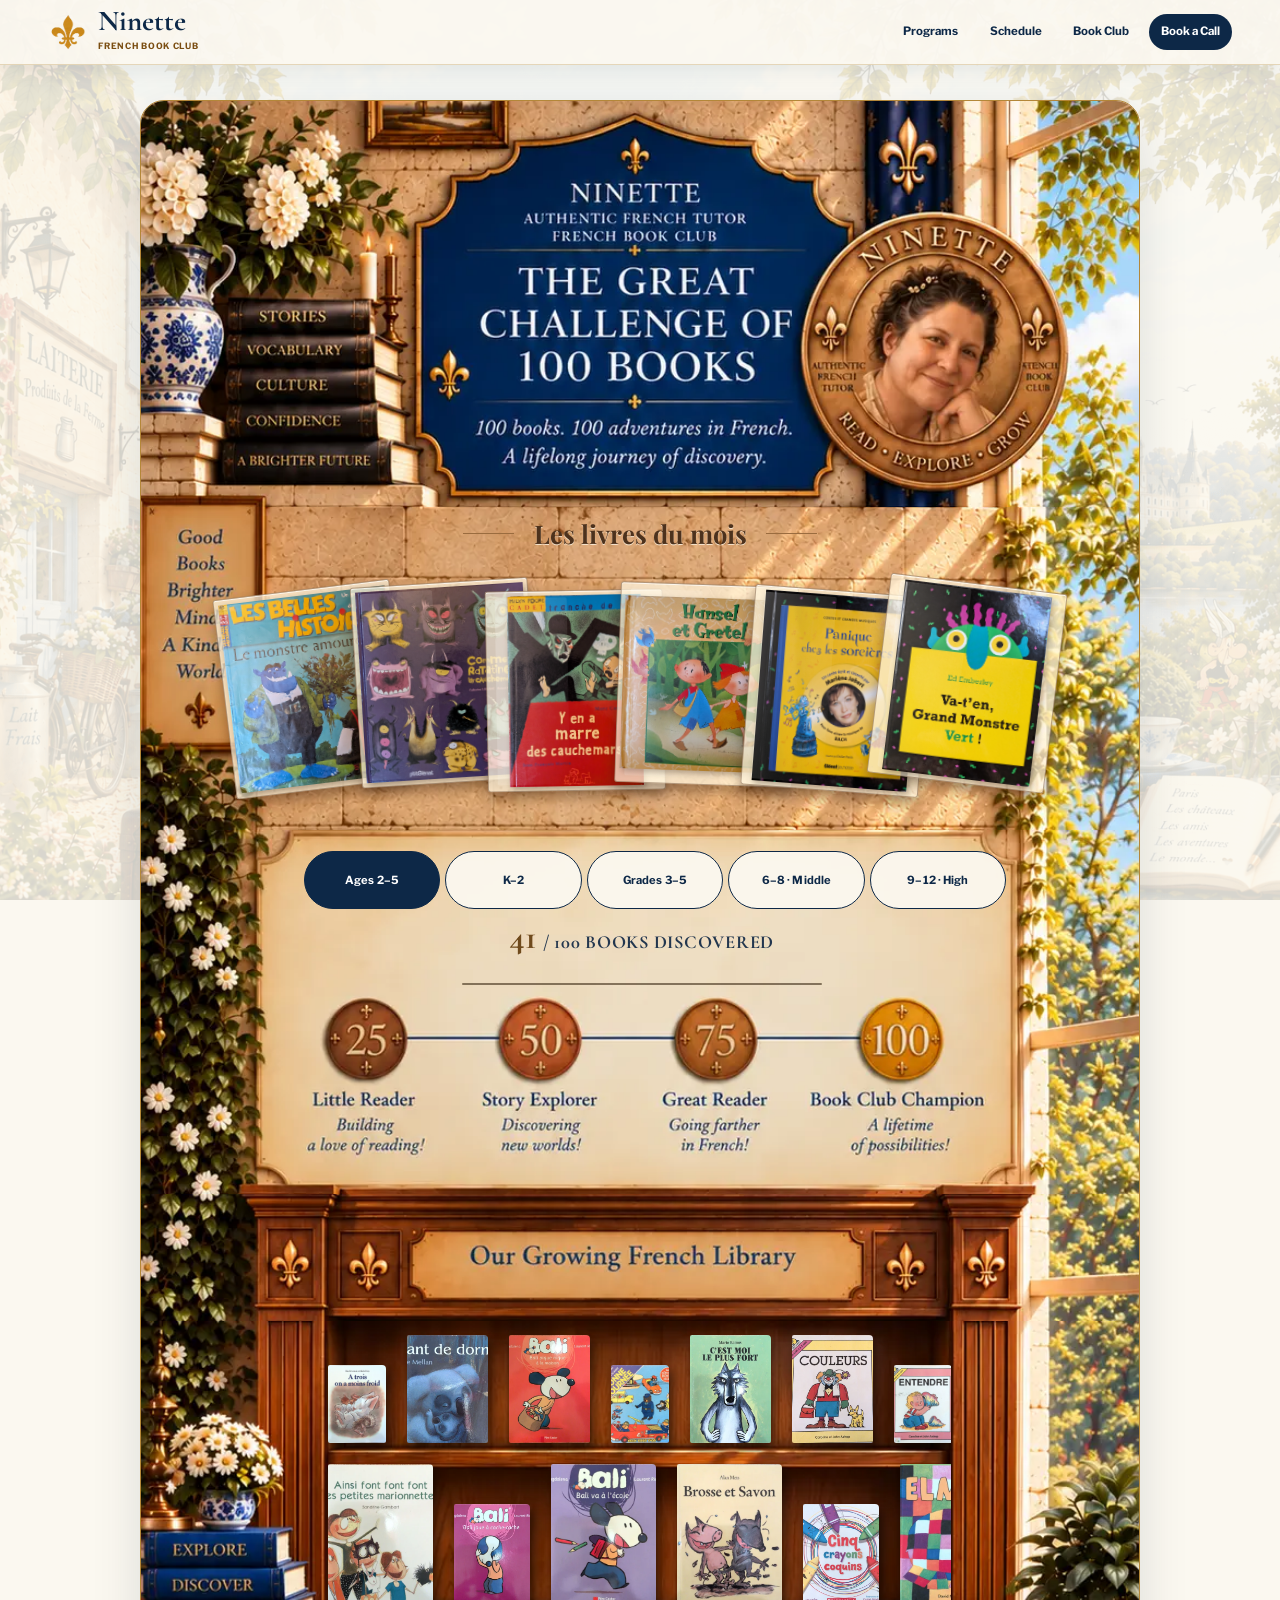
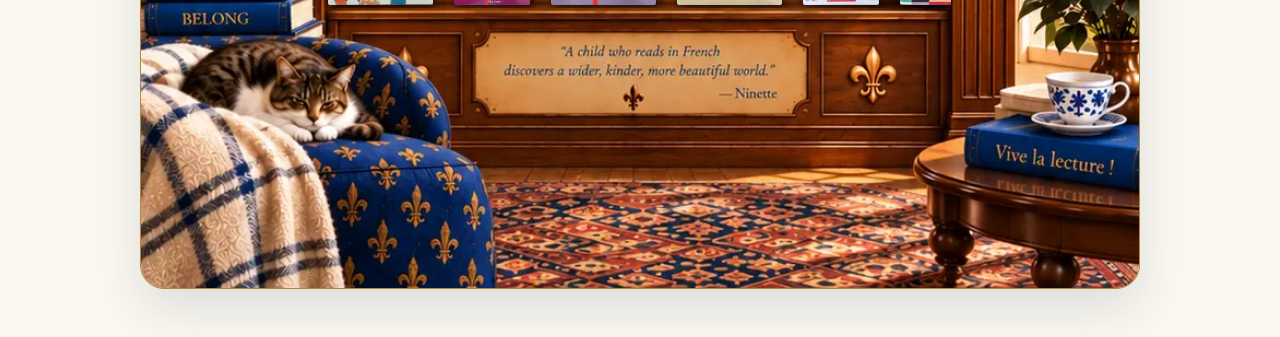
<file: bookclub.html>
<!DOCTYPE html>
<html lang="en">
    <head>
        <meta charset="UTF-8">
        <meta name="viewport" content="width=device-width, initial-scale=1.0">
        <title>French Book Club | French with Ninette</title>
        <meta name="description" content="The French Book Club by Ninette: an authentic French reading journey for children and teens in Wake Forest, NC.">
        <link rel="canonical" href="https://frenchwithninette.com/bookclub.html">
        <link rel="icon" type="image/webp" href="images/img-010.webp">
        <link rel="preload" as="image" href="images/img-001.png">
        <link rel="preload" as="image" href="images/img-008-banner.webp">
        <link href="https://fonts.googleapis.com/css2?family=Cormorant+Garamond:ital,wght@0,500;0,600;0,700;1,500&family=Libre+Franklin:wght@400;500;600;700&family=Playfair+Display:ital,wght@0,700;1,400&display=swap" rel="stylesheet">
        <link rel="stylesheet" href="styles.css">
        <script type="application/ld+json">
            {
                "@context": "https://schema.org",
                "@type": "Course",
                "name": "French Book Club",
                "description": "An authentic French reading club for children and teens, with age-specific books, guided reading, discussion, and cultural discovery in French.",
                "url": "https://frenchwithninette.com/bookclub.html",
                "image": "https://frenchwithninette.com/images/img-008-banner.webp",
                "inLanguage": "fr",
                "audience": {
                    "@type": "EducationalAudience",
                    "educationalRole": "student",
                    "audienceType": "Children and teens ages 2 to 17"
                },
                "provider": {
                    "@type": "EducationalOrganization",
                    "name": "French with Ninette",
                    "url": "https://frenchwithninette.com/",
                    "email": "arianesclass@gmail.com",
                    "address": {
                        "@type": "PostalAddress",
                        "addressLocality": "Wake Forest",
                        "addressRegion": "NC",
                        "postalCode": "27587",
                        "addressCountry": "US"
                    }
                },
                "offers": {
                    "@type": "Offer",
                    "price": "200",
                    "priceCurrency": "USD",
                    "description": "Four Book Club sessions per month, per child."
                }
            }
        </script>
    </head>
    <body class="bookclub-page" data-seasonal-effect="autumn-leaves">
        <img class="page-background bookclub-page-background" src="images/img-001.png" width="1536" height="1024" fetchpriority="high" alt="">
        <div class="seasonal-effect" aria-hidden="true"></div>
        <header class="scroll-nav is-visible" aria-label="Main navigation" aria-hidden="false">
            <a class="scroll-nav-brand" href="index.html#top">
                <img class="scroll-nav-fleur" src="images/fleur1.png" alt="" aria-hidden="true">
                <span>
                    <strong>Ninette</strong>
                    <small>French Book Club</small>
                </span>
            </a>
            <nav class="scroll-nav-links" aria-label="Page sections">
                <a href="index.html#services">Programs</a>
                <a href="index.html#schedule">Schedule</a>
                <a href="#bookclub" aria-current="page">Book Club</a>
                <a class="scroll-nav-cta" href="https://forms.gle/2MNYjAYq3Niakrud9" target="_blank" rel="noopener noreferrer">Book a Call</a>
            </nav>
        </header>
        <main class="bookclub-page-main">
            <div id="bookclub">
                <img class="bc-banner" src="images/img-008-banner.webp" width="914" height="372" fetchpriority="high" alt="Ninette Authentic French Tutor · French Book Club · The Great Challenge of 100 Books">
                <section class="bc-monthly" aria-labelledby="bc-monthly-heading">
                    <img class="bc-monthly-wall" src="images/bc-monthly-wall.webp" width="914" height="296" loading="lazy" decoding="async" alt="Stone wall in the chateau library">
                    <div class="bc-monthly-content">
                        <h2 id="bc-monthly-heading">Les livres du mois</h2>
                        <div class="bc-monthly-books" id="bc-monthly-books"></div>
                    </div>
                </section>
                <div class="bc-top">
                    <img class="bc-top-img" src="images/bc-top.webp" width="914" height="333" alt="Book Club levels, reading progress and milestone medals on the chateau library wall">
                    <div class="bc-tabs" role="tablist" aria-label="Book Club levels">
                        <button type="button" class="bc-tab" data-level="ages-2-5" role="tab">Ages 2–5</button>
                        <button type="button" class="bc-tab" data-level="k-2" role="tab" aria-label="Kindergarten to 2nd Grade">K–2</button>
                        <button type="button" class="bc-tab" data-level="3-5" role="tab" aria-label="3rd to 5th Grade">Grades 3–5</button>
                        <button type="button" class="bc-tab" data-level="middle-school" role="tab" aria-label="6th to 8th Grade, Middle School">6–8 · Middle</button>
                        <button type="button" class="bc-tab" data-level="high-school" role="tab" aria-label="9th to 12th Grade, High School">9–12 · High</button>
                    </div>
                    <div class="bc-counter">
                        <div class="bc-count"><b id="bc-count-n">0</b> <span class="bc-count-label">/ 100 BOOKS DISCOVERED</span></div>
                        <div class="bc-progress"><div class="bc-progress-fill" id="bc-progress-fill"></div></div>
                    </div>
                </div>
                <img class="bc-cornice" loading="lazy" decoding="async" src="images/bc-cornice.webp" width="914" height="118" alt="Our Growing French Library">
                <div class="bc-shelf-band">
                    <img class="bc-shelf-band-img" src="images/bc-shelf-band.webp" width="914" height="360" loading="lazy" decoding="async" alt="Wooden chateau library cabinet">
                    <div class="bc-shelf" id="bc-shelf"></div>
                </div>
                <img class="bc-bottom" loading="lazy" decoding="async" src="images/bc-bottom.webp" width="914" height="159" alt="A cozy reading corner with an armchair, a cat, and a cup of tea - &quot;A child who reads in French discovers a wider, kinder, more beautiful world.&quot; - Ninette">
            </div>
        </main>
        <script src="scripts/seasonal-effects.js" defer></script>
        <script src="scripts/bookclub.js" defer></script>
    </body>
</html>
</file>
<file: styles.css>
:root {
    --navy: #0d2847;
    --navy2: #173a60;
    --gold: #b48739;
    --gold2: #d7b56d;
    --cream: #fbf8f0;
    --paper: #f5efe2;
    --ink: #172338;
    --muted: #6b6b67;
    --line: #d9c9a9;
    --white: #fff
}

* {
    margin: 0;
    padding: 0;
    box-sizing: border-box
}

html {
    scroll-behavior: smooth;
    scroll-padding-top: 88px
}

body {
    font-family: 'Libre Franklin', sans-serif;
    background: var(--cream);
    color: var(--ink);
    line-height: 1.55
}

a {
    color: inherit
}

.visually-hidden {
    position: absolute;
    width: 1px;
    height: 1px;
    padding: 0;
    margin: -1px;
    overflow: hidden;
    clip: rect(0, 0, 0, 0);
    white-space: nowrap;
    border: 0
}

.topnav {
    position: sticky;
    top: 0;
    z-index: 1000;
    display: flex;
    align-items: center;
    justify-content: space-between;
    gap: 24px;
    padding: 14px clamp(18px, 4vw, 54px);
    background: rgba(251, 248, 240, .96);
    backdrop-filter: blur(14px);
    border-bottom: 1px solid var(--line);
    box-shadow: 0 8px 26px rgba(13, 40, 71, .08)
}

.topnav-brand {
    font-family: 'Cormorant Garamond', serif;
    font-weight: 700;
    font-size: 1.7rem;
    color: var(--navy);
    letter-spacing: .02em
}

.topnav-brand::before {
    content: '⚜';
    color: var(--gold);
    margin-right: .55rem;
    font-size: 1rem
}

.topnav-links {
    display: flex;
    gap: 8px;
    align-items: center
}

.topnav-links a {
    font-size: .75rem;
    font-weight: 700;
    letter-spacing: .12em;
    text-transform: uppercase;
    text-decoration: none;
    padding: 10px 14px;
    border-radius: 999px;
    color: var(--navy);
    transition: .2s
}

.topnav-links a:hover {
    background: #efe6d4
}

.topnav-links .nav-cta {
    background: var(--navy);
    color: #fff;
    box-shadow: 0 6px 16px rgba(13, 40, 71, .20)
}

.topnav-links .nav-cta:hover {
    background: var(--gold);
    color: #fff;
    transform: translateY(-1px)
}

.hero {
    background: var(--navy);
    padding: 0
}

.hero-art {
    position: relative;
    min-height: min(72vw, 760px);
    background: var(--navy)
}

.hero-actions {
    position: absolute;
    left: 50%;
    bottom: 34px;
    transform: translateX(-50%);
    display: flex;
    gap: 14px;
    justify-content: center;
    align-items: center;
    width: min(92%, 900px);
    z-index: 2
}

.btn {
    display: inline-flex;
    align-items: center;
    justify-content: center;
    gap: .5rem;
    min-height: 50px;
    padding: .9rem 1.4rem;
    border-radius: 999px;
    text-decoration: none;
    font-weight: 700;
    font-size: .9rem;
    letter-spacing: .02em;
    border: 2px solid transparent;
    transition: .2s;
    box-shadow: 0 10px 28px rgba(13, 40, 71, .18)
}

.btn-primary,
.hero-cta,
.cta-btn {
    background: var(--gold) !important;
    color: #fff !important;
    border: 2px solid #f1d59e !important;
    box-shadow: 0 10px 26px rgba(180, 135, 57, .30) !important
}

.btn-primary:hover,
.hero-cta:hover,
.cta-btn:hover {
    background: #9e712d !important;
    transform: translateY(-2px);
    box-shadow: 0 14px 30px rgba(13, 40, 71, .28) !important
}

.btn-secondary {
    background: rgba(255, 255, 255, .94);
    color: var(--navy);
    border-color: #fff
}

.btn-secondary:hover {
    background: #fff;
    transform: translateY(-2px)
}

section {
    max-width: 1000px;
    margin: 0 auto
}

.sec-title {
    font-family: 'Cormorant Garamond', serif;
    font-size: clamp(2.25rem, 4vw, 3.3rem);
    font-weight: 700;
    color: var(--navy);
    margin-bottom: .1rem;
    line-height: 1.05
}

.sec-title::after {
    content: ' ⚜';
    font-size: .55em;
    color: var(--gold);
    vertical-align: middle
}

.sec-sub {
    font-family: 'Cormorant Garamond', serif;
    font-size: 1.08rem;
    color: #8a6a35;
    font-style: italic;
    letter-spacing: .04em;
    margin-bottom: 2rem
}

.divider {
    height: 1px;
    background: var(--line);
    margin: 1.5rem 0
}

.service-grid {
    display: grid;
    grid-template-columns: repeat(auto-fit, minmax(205px, 1fr));
    gap: 1.15rem
}

.scard {
    background: rgba(255, 255, 255, .88) !important;
    border-radius: 18px !important;
    padding: 1.6rem 1.3rem !important;
    text-align: center;
    border: 1px solid var(--line) !important;
    transition: .25s;
    box-shadow: 0 8px 24px rgba(13, 40, 71, .06)
}

.scard:hover {
    transform: translateY(-5px);
    box-shadow: 0 16px 36px rgba(13, 40, 71, .12);
    border-color: var(--gold) !important
}

.scard-icon {
    font-size: 2rem;
    margin-bottom: .7rem;
    display: block
}

.scard h3 {
    font-family: 'Cormorant Garamond', serif;
    font-size: 1.45rem !important;
    color: var(--navy) !important;
    margin-bottom: .5rem
}

.scard p {
    font-size: .82rem;
    color: #5f6061;
    line-height: 1.65
}

.pill {
    display: inline-block;
    font-size: .68rem;
    font-weight: 700;
    padding: .25rem .62rem;
    border-radius: 999px;
    margin: .2rem .1rem;
    border: 1px solid var(--line)
}

.pill-blue {
    background: #edf2f7;
    color: var(--navy)
}

.pill-gold {
    background: #fbf1de;
    color: #916728
}

.price {
    font-size: 1.6rem !important;
    font-weight: 700;
    font-family: 'Cormorant Garamond', serif;
    margin-top: .6rem;
    color: var(--navy) !important
}

.detail-box {
    background: #fff;
    border-radius: 22px !important;
    padding: 2.1rem !important;
    margin-bottom: 1.5rem !important;
    border: 1px solid var(--line) !important;
    box-shadow: 0 12px 34px rgba(13, 40, 71, .07)
}

.detail-grid {
    display: grid;
    grid-template-columns: repeat(auto-fit, minmax(230px, 1fr));
    gap: 1.5rem;
    margin-top: 1rem
}

.detail-tag {
    border-radius: 12px;
    padding: 1rem;
    margin-top: 1rem;
    font-size: .82rem;
    color: #444;
    background: #f8f3e8 !important
}

.detail-cta {
    display: inline-flex !important;
    align-items: center;
    justify-content: center;
    min-height: 48px;
    margin-top: 1.15rem !important;
    background: var(--navy) !important;
    color: #fff !important;
    border: 2px solid var(--navy) !important;
    padding: .8rem 1.4rem !important;
    border-radius: 999px !important;
    font-weight: 700 !important;
    font-size: .88rem !important;
    text-decoration: none !important;
    box-shadow: 0 8px 20px rgba(13, 40, 71, .18);
    transition: .2s
}

.detail-cta:hover {
    background: var(--gold) !important;
    border-color: var(--gold) !important;
    transform: translateY(-2px)
}

.about-quote {
    font-family: 'Cormorant Garamond', serif;
    font-style: italic;
    font-size: 1.35rem;
    color: var(--navy);
    border-left: 3px solid var(--gold);
    padding-left: 1.25rem;
    margin-bottom: 1.25rem;
    line-height: 1.55
}

.about-body {
    font-size: .91rem;
    line-height: 1.9;
    color: #34383e;
    margin-bottom: .75rem
}

.cred-grid {
    display: grid;
    grid-template-columns: repeat(auto-fit, minmax(170px, 1fr));
    gap: .8rem;
    margin-top: 1.5rem
}

.cred {
    background: #fff;
    border-radius: 14px;
    padding: 1.1rem;
    border: 1px solid var(--line);
    text-align: center
}

.cred-ico {
    font-size: 1.5rem;
    margin-bottom: .4rem;
    display: block
}

.cred h4 {
    font-size: .82rem;
    font-weight: 700;
    color: var(--navy);
    margin-bottom: .25rem
}

.cred p {
    font-size: .73rem;
    color: #666;
    line-height: 1.5
}

.schedule-wrap {
    background: #fff;
    padding: 4.5rem clamp(20px, 5vw, 64px);
    border-top: 1px solid #eee3ce;
    border-bottom: 1px solid #eee3ce
}

.schedule-inner {
    max-width: 1000px;
    margin: 0 auto
}

.schedule-title {
    font-family: 'Cormorant Garamond', serif;
    font-size: 2.6rem;
    color: var(--navy);
    font-weight: 700
}

.schedule-sub {
    color: #8a6a35;
    font-family: 'Cormorant Garamond', serif;
    font-style: italic;
    font-size: 1.08rem;
    margin-bottom: 1.4rem
}

.calendar-frame {
    border-radius: 18px;
    overflow: hidden;
    box-shadow: 0 12px 32px rgba(13, 40, 71, .12);
    border: 1px solid var(--line)
}

#contact-section {
    background: linear-gradient(145deg, #0d2847, #173a60);
    padding: 5rem 2rem;
    border-top: 4px solid var(--gold)
}

.contact-inner {
    max-width: 650px;
    margin: 0 auto;
    text-align: center
}

.contact-inner h2 {
    font-family: 'Cormorant Garamond', serif;
    font-size: 2.8rem;
    color: #fff;
    margin-bottom: .25rem
}

.csub {
    font-family: 'Cormorant Garamond', serif;
    font-size: 1.05rem;
    color: #e3ca94;
    font-style: italic;
    margin-bottom: 2rem
}

.contact-rows {
    background: rgba(255, 255, 255, .08);
    border: 1px solid rgba(255, 255, 255, .16);
    border-radius: 16px;
    padding: 1.4rem;
    margin-bottom: 1.5rem;
    text-align: left
}

.crow {
    display: flex;
    align-items: center;
    gap: .75rem;
    padding: .75rem 0;
    border-bottom: 1px solid rgba(255, 255, 255, .11);
    font-size: .9rem;
    color: #fff
}

.crow:last-child {
    border: none
}

.cico {
    font-size: 1.05rem;
    color: #e8c47e;
    width: 28px;
    text-align: center
}

.cta-btn {
    display: block;
    padding: 1.05rem 1.2rem !important;
    border-radius: 999px !important;
    text-decoration: none;
    text-align: center;
    transition: .2s;
    font-size: 1rem !important
}

.free-note {
    font-size: .82rem;
    color: #d9e4ef;
    margin-top: .9rem
}

.contact-actions {
    display: grid;
    grid-template-columns: 1fr 1fr;
    gap: .8rem;
    margin-top: .8rem
}

.contact-actions a,
.contact-actions button {
    padding: .9rem;
    border-radius: 999px;
    text-decoration: none;
    font-weight: 700;
    font-size: .86rem;
    font-family: inherit;
    cursor: pointer
}

.contact-actions .call,
.contact-actions .share {
    background: #fff;
    color: var(--navy);
    border: 0
}

.contact-actions .mail {
    background: transparent;
    color: #fff;
    border: 1px solid rgba(255, 255, 255, .5)
}

footer {
    background: #081c31;
    padding: 1.6rem;
    text-align: center;
    font-size: .78rem;
    color: #c9d5df
}

footer span {
    color: #e4bd70
}

@media(max-width: 760px) {
    .topnav {
        align-items: flex-start
    }

    .topnav-links {
        gap: 3px;
        flex-wrap: wrap;
        justify-content: flex-end
    }

    .topnav-links a {
        font-size: .64rem;
        padding: 8px 9px
    }

    .hero-art {
        min-height: 78vh;
        background-position: center top
    }

    .hero-actions {
        bottom: 22px;
        flex-direction: column
    }

    .hero-actions .btn {
        width: min(92vw, 380px)
    }

    section {
        padding-top: 3.6rem;
        padding-bottom: 3.6rem
    }

    .detail-box {
        padding: 1.4rem !important
    }

    .contact-actions {
        grid-template-columns: 1fr
    }

    .calendar-frame iframe {
        height: 520px
    }

    .topnav-brand {
        font-size: 1.35rem
    }
}

@media(max-width: 520px) {
    .topnav {
        padding: 10px 12px;
        flex-direction: column;
        align-items: center
    }

    .topnav-links {
        justify-content: center
    }

    .hero-art {
        min-height: 72vh;
        margin-top: 0
    }

    .sec-title {
        font-size: 2.35rem
    }

    .hero-actions {
        bottom: 16px
    }
}

/* --- Netlify-safe layout fixes: real image assets, robust grid, visible CTAs --- */
body {
    overflow-x: hidden
}

.hero {
    background: var(--navy);
    padding: 0;
    overflow: hidden
}

.hero-art {
    position: relative;
    min-height: 0 !important;
    background: var(--navy) !important
}

.hero-image {
    width: 100%;
    height: auto;
    display: block;
    object-fit: contain;
    object-position: center top
}

.hero-shade {
    position: absolute;
    left: 0;
    right: 0;
    bottom: 0;
    height: 24%;
    background: linear-gradient(to top, rgba(8, 28, 49, .78), rgba(8, 28, 49, 0));
    pointer-events: none
}

.hero-actions {
    position: absolute;
    left: 50%;
    bottom: 30px;
    transform: translateX(-50%);
    display: flex;
    gap: 14px;
    justify-content: center;
    align-items: center;
    width: min(92%, 900px);
    z-index: 3
}

.btn {
    white-space: nowrap
}

#services {
    max-width: 1120px
}

.service-grid {
    display: grid !important;
    grid-template-columns: repeat(4, minmax(0, 1fr)) !important;
    gap: 1.2rem !important;
    align-items: stretch
}

.scard {
    display: flex !important;
    flex-direction: column;
    align-items: center;
    justify-content: flex-start;
    min-height: 285px;
    background: #fff !important;
    border: 1px solid var(--line) !important;
    border-top: 4px solid var(--gold) !important;
    border-radius: 18px !important;
    padding: 1.6rem 1.25rem !important;
    box-shadow: 0 10px 28px rgba(13, 40, 71, .09) !important;
    overflow: hidden
}

.scard p {
    max-width: 28ch
}

.scard .price {
    margin-top: auto !important;
    padding-top: 1rem
}

.service-grid>.scard-link {
    display: block;
    color: var(--navy);
    text-decoration: none;
}

.service-grid>.scard-link .scard {
    height: 100%;
    cursor: pointer;
}

.service-grid>.scard-link:focus-visible {
    outline: 3px solid var(--gold);
    outline-offset: 4px;
    border-radius: 18px;
}

.detail-box {
    overflow: hidden
}

.detail-cta,
.cta-btn,
.nav-cta,
.btn-primary {
    outline: 0;
    cursor: pointer
}

.detail-cta {
    min-width: 190px
}

.topnav {
    min-height: 76px
}

@media(max-width: 980px) {
    .service-grid {
        grid-template-columns: repeat(2, minmax(0, 1fr)) !important
    }

    .hero-actions {
        bottom: 22px
    }
}

@media(max-width: 760px) {
    .topnav {
        position: sticky;
        top: 0;
        align-items: center
    }

    .hero-image {
        min-height: 420px;
        object-fit: cover;
        object-position: center top
    }

    .hero-actions {
        bottom: 18px;
        flex-direction: column;
        gap: 9px
    }

    .hero-actions .btn {
        width: min(88vw, 390px)
    }

    .hero-shade {
        height: 34%
    }
}

@media(max-width: 560px) {
    .service-grid {
        grid-template-columns: 1fr !important
    }

    .scard {
        min-height: 250px
    }

    .hero-image {
        min-height: 390px
    }

    .topnav {
        flex-direction: column;
        gap: 8px;
        padding: 10px 12px
    }

    .topnav-links {
        width: 100%;
        justify-content: center;
        flex-wrap: wrap
    }

    .topnav-links a {
        padding: 7px 9px
    }

    .hero-actions {
        position: relative;
        left: auto;
        bottom: auto;
        transform: none;
        width: auto;
        padding: 16px;
        background: var(--navy)
    }

    .hero-shade {
        display: none
    }

    .btn {
        white-space: normal
    }

    .hero-actions .btn {
        width: 100%
    }
}

/* illustrated service banners: titles and content preserved */
.scard {
    padding: 0 !important;
    overflow: hidden;
    text-align: left !important
}

.scard-banner {
    width: 100%;
    aspect-ratio: 2.85/1;
    object-fit: cover;
    display: block;
    border-bottom: 1px solid var(--line)
}

.scard-body {
    padding: 1.25rem 1.3rem 1.35rem;
    text-align: center;
    display: flex;
    flex-direction: column;
    flex: 1
}

.scard .scard-icon {
    display: none
}

.scard h3 {
    margin-top: 0
}

@media(max-width: 560px) {
    .scard-banner {
        aspect-ratio: 2.5/1
    }
}

.detail-picto {
    width: 126px;
    height: 126px;
    object-fit: contain;
    border-radius: 50%;
    border: none;
    box-shadow: 0 8px 20px rgba(13, 40, 71, .12);
    flex: 0 0 126px;
    background: #fff
}

@media(max-width: 760px) {
    .detail-picto {
        width: 100px;
        height: 100px;
        flex-basis: 100px
    }
}

@media(max-width: 560px) {
    .detail-picto {
        width: 84px;
        height: 84px;
        flex-basis: 84px
    }
}

/* === HERO V10 VERROUILLE : image entière, aucun bandeau ne la rogne === */
.hero,
.hero-art {
    height: auto !important;
    max-height: none !important;
    overflow: visible !important
}

.hero-image {
    display: block !important;
    width: 100% !important;
    height: auto !important;
    max-height: none !important;
    object-fit: contain !important;
    object-position: center top !important
}

#services {
    padding: 3rem 2rem;
    margin-top: 0 !important
}

/* === BOOK CLUB — unified, JS-driven, single page, no locked mockup images === */
#bookclub {
    margin: 2rem 0 2.5rem;
    border: 1px solid #b48739;
    border-radius: 24px;
    overflow: hidden;
    background: #efe4cf;
    box-shadow: 0 20px 50px rgba(13, 40, 71, .13)
}

.bc-banner {
    display: block;
    width: 100%;
    height: auto;
}

body[data-seasonal-effect] > .seasonal-effect {
    position: fixed;
    inset: 0;
    z-index: 50;
    overflow: hidden;
    pointer-events: none;
}

body[data-seasonal-effect="halloween"] > .seasonal-effect::before {
    background: rgba(17, 12, 28, .13);
    content: "";
    inset: 0;
    position: absolute;
}

.seasonal-halloween-character {
    position: absolute;
    z-index: 1;
    user-select: none;
    -webkit-user-drag: none;
    will-change: transform, opacity;
}

.seasonal-halloween-runner {
    left: 0;
    top: var(--halloween-lane);
    width: clamp(64px, 9vw, 122px);
    opacity: 0;
    animation: halloween-cartoon-dash 27s cubic-bezier(.45, 0, .55, 1) var(--halloween-delay) infinite both;
}

.seasonal-halloween-jump {
    left: 50%;
    top: 50%;
    width: clamp(120px, 22vw, 250px);
    opacity: 0;
    transform: translate(-50%, -50%) scale(.08) rotate(-18deg);
    animation: halloween-cartoon-pop 31s ease-in-out var(--halloween-delay) infinite both;
}

.seasonal-halloween-decoration {
    position: absolute;
    width: clamp(58px, 10vw, 138px);
    z-index: 1;
    user-select: none;
    -webkit-user-drag: none;
}

.seasonal-halloween-decoration-1 {
    right: 0;
    top: 34vh;
}

.seasonal-halloween-decoration-5 {
    left: 0;
    top: 56vh;
}

.seasonal-halloween-decoration-0 {
    bottom: 0;
    left: 7%;
}

.seasonal-halloween-decoration-2 {
    bottom: 0;
    left: 30%;
}

.seasonal-halloween-decoration-3 {
    bottom: 0;
    right: 30%;
}

.seasonal-halloween-decoration-4 {
    bottom: 0;
    right: 7%;
}

@keyframes halloween-cartoon-dash {
    0%, 2% {
        opacity: 0;
        transform: translate3d(calc(var(--halloween-direction) * -130vw), 0, 0) rotate(-12deg) scale(.78);
    }

    5% {
        opacity: 1;
    }

    10% {
        transform: translate3d(calc(var(--halloween-direction) * -82vw), -2vh, 0) rotate(7deg) scale(1.02);
    }

    17% {
        opacity: 1;
        transform: translate3d(calc(var(--halloween-direction) * 12vw), 2vh, 0) rotate(-8deg) scale(.94);
    }

    23% {
        opacity: 0;
        transform: translate3d(calc(var(--halloween-direction) * 130vw), -1vh, 0) rotate(11deg) scale(.8);
    }

    100% {
        opacity: 0;
        transform: translate3d(calc(var(--halloween-direction) * 130vw), 0, 0) rotate(11deg) scale(.8);
    }
}

@keyframes halloween-cartoon-pop {
    0%, 54% {
        opacity: 0;
        transform: translate(-50%, -50%) scale(.08) rotate(-18deg);
    }

    58% {
        opacity: 1;
        transform: translate(-50%, -50%) scale(1.12) rotate(5deg);
    }

    61% {
        transform: translate(-50%, -50%) scale(.98) rotate(-3deg);
    }

    63% {
        opacity: 1;
        transform: translate(-50%, -50%) scale(1) rotate(0deg);
    }

    68%, 100% {
        opacity: 0;
        transform: translate(-50%, -50%) scale(.55) rotate(12deg);
    }
}

.seasonal-leaf {
    position: absolute;
    top: -18vh;
    left: var(--leaf-left);
    width: var(--leaf-size);
    height: auto;
    opacity: var(--leaf-opacity);
    filter: drop-shadow(0 3px 3px rgba(65, 31, 7, .24));
    transform-origin: center;
    will-change: transform;
    animation: seasonal-leaf-fall var(--leaf-duration) linear var(--leaf-delay) infinite;
}

body:not([data-seasonal-effect="autumn-leaves"]):not([data-seasonal-effect="halloween"]) .seasonal-effect {
    display: none;
}

@keyframes seasonal-leaf-fall {
    0% {
        transform: translate3d(0, 0, 0) rotate(0deg);
    }

    35% {
        transform: translate3d(var(--leaf-sway), 40vh, 0) rotate(180deg);
    }

    70% {
        transform: translate3d(var(--leaf-reverse-sway), 80vh, 0) rotate(380deg);
    }

    100% {
        transform: translate3d(var(--leaf-sway), 125vh, 0) rotate(540deg);
    }
}

@media (prefers-reduced-motion: reduce) {
    body[data-seasonal-effect="autumn-leaves"] > .seasonal-effect {
        display: none;
    }

    .seasonal-halloween-character {
        display: none;
    }
}

@media (max-width: 700px) {
    .seasonal-leaf {
        filter: none;
    }

    .seasonal-halloween-decoration {
        width: clamp(44px, 15vw, 68px);
    }

    .seasonal-halloween-decoration-0 {
        left: 4%;
    }

    .seasonal-halloween-decoration-2 {
        left: 24%;
    }

    .seasonal-halloween-decoration-3 {
        right: 24%;
    }

    .seasonal-halloween-decoration-4 {
        right: 4%;
    }
}

.bc-top {
    position: relative;
    line-height: 0;
    aspect-ratio: 914 / 333;
    overflow: hidden;
}

.bc-top-img,
.bc-monthly-wall,
.bc-cornice,
.bc-bottom,
.bc-shelf-band-img {
    display: block;
    width: 100%;
    height: auto;
    margin: 0;
}

.bc-monthly {
    position: relative;
    aspect-ratio: 914 / 296;
    overflow: hidden;
}

.bc-monthly-content {
    position: absolute;
    inset: 0;
    display: flex;
    flex-direction: column;
    align-items: center;
    padding: 1.4% 9.5% 4.8%;
    z-index: 1;
}

.bc-monthly h2 {
    display: flex;
    align-items: center;
    gap: .75em;
    margin: 0 0 2.2%;
    color: #4d321d;
    font-family: 'Playfair Display', serif;
    font-size: clamp(.85rem, 2.3vw, 1.6rem);
    letter-spacing: 0;
    line-height: 1;
    text-shadow: 0 1px rgba(255, 248, 232, .8);
}

.bc-monthly h2::before,
.bc-monthly h2::after {
    width: clamp(1.4rem, 5vw, 3.2rem);
    height: 1px;
    background: #9a6c3f;
    content: "";
}

.bc-monthly-books {
    position: relative;
    width: 100%;
    min-height: 0;
    flex: 1;
}

.bc-monthly-book {
    position: absolute;
    bottom: 0;
    left: var(--monthly-left);
    width: 22%;
    height: 92%;
    margin: 0;
    padding: .45%;
    isolation: isolate;
    background: rgba(255, 245, 220, .74);
    border: 1px solid rgba(83, 48, 26, .42);
    border-radius: 3px;
    box-shadow: 0 7px 12px rgba(47, 23, 9, .38), inset 0 1px rgba(255, 255, 255, .72);
    transform: translateY(calc(var(--monthly-lift) - var(--dock-rise, 0px))) rotate(var(--monthly-tilt)) scale(var(--dock-scale, 1));
    transform-origin: center bottom;
    transition: box-shadow .18s ease, filter .18s ease, transform .18s cubic-bezier(.2, .8, .25, 1);
}

.bc-monthly-book::after {
    position: absolute;
    inset: 3% 54% 3% 5%;
    z-index: 1;
    border-radius: 2px;
    background: linear-gradient(105deg, rgba(255, 255, 255, .48), transparent);
    content: "";
    opacity: .48;
    pointer-events: none;
}

.bc-monthly-book:nth-child(1) {
    --monthly-delay: .06s;
    --monthly-left: 0%;
    --monthly-lift: 3%;
    --monthly-tilt: -7deg;
    z-index: 1;
}

.bc-monthly-book:nth-child(2) {
    --monthly-delay: .13s;
    --monthly-left: 15.6%;
    --monthly-lift: 0%;
    --monthly-tilt: -3.6deg;
    z-index: 2;
}

.bc-monthly-book:nth-child(3) {
    --monthly-delay: .2s;
    --monthly-left: 31.2%;
    --monthly-lift: 4%;
    --monthly-tilt: -1deg;
    z-index: 3;
}

.bc-monthly-book:nth-child(4) {
    --monthly-delay: .27s;
    --monthly-left: 46.8%;
    --monthly-lift: 1%;
    --monthly-tilt: 2deg;
    z-index: 4;
}

.bc-monthly-book:nth-child(5) {
    --monthly-delay: .34s;
    --monthly-left: 62.4%;
    --monthly-lift: 4%;
    --monthly-tilt: 4.4deg;
    z-index: 5;
}

.bc-monthly-book:nth-child(6) {
    --monthly-delay: .41s;
    --monthly-left: 78%;
    --monthly-lift: 0%;
    --monthly-tilt: 7deg;
    z-index: 6;
}

@media (hover: hover) {
    .bc-monthly-books:hover .bc-monthly-book {
        box-shadow: 0 18px 25px rgba(47, 23, 9, .58), inset 0 1px rgba(255, 255, 255, .9);
        filter: saturate(1.08) brightness(1.05);
    }

    .bc-monthly-book:hover::after {
        opacity: .7;
    }
}

.bc-monthly-book img {
    display: block;
    width: 100%;
    height: 100%;
    object-fit: contain;
    filter: drop-shadow(2px 3px 3px rgba(38, 21, 9, .34));
}

@media (prefers-reduced-motion: reduce) {
    .bc-monthly-book {
        animation: none;
        transition: none;
    }
}

.bc-top-img {
    height: 100%;
    object-fit: cover;
}

.bc-shelf-band-img {
    height: 100%;
    object-fit: cover;
}

.bc-cornice {
    margin-top: -1px;
    margin-bottom: -1px;
}

.bc-tabs {
    position: absolute;
    left: 16.3%;
    right: 13.3%;
    top: 5.8%;
    height: 15.7%;
    display: grid;
    grid-template-columns: repeat(5, minmax(0, 1fr));
    gap: .7%;
    line-height: normal;
}

.bc-tab {
    font-family: 'Libre Franklin', sans-serif;
    font-size: clamp(.46rem, 1.05vw, .7rem);
    font-weight: 700;
    letter-spacing: .01em;
    line-height: 1.15;
    padding: 3px 5px;
    border: 1px solid var(--navy);
    border-radius: 999px;
    background: rgba(251, 248, 240, .94);
    color: var(--navy);
    cursor: pointer;
    display: flex;
    align-items: center;
    justify-content: center;
    text-align: center;
    transition: background .2s, border-color .2s, color .2s, transform .2s;
}

.bc-tab:hover,
.bc-tab:focus-visible {
    background: #efe6d4;
    transform: translateY(-2px);
}

.bc-tab:focus-visible {
    outline: 2px solid var(--gold);
    outline-offset: 2px;
}

.bc-tab:active {
    transform: translateY(1px);
}

.bc-tab.active {
    background: #0d2847 !important;
    border-color: #0d2847;
    color: #fff !important;
}

.bc-counter {
    position: absolute;
    left: 15.4%;
    right: 15.1%;
    top: 26%;
    height: 14%;
    display: flex;
    flex-direction: column;
    justify-content: center;
    text-align: center;
    line-height: normal;
}

.bc-count {
    font-family: 'Cormorant Garamond', serif;
    font-size: clamp(.9rem, 2.4vw, 1.6rem);
    font-weight: 700;
    color: #22364e;
    letter-spacing: .01em;
    white-space: nowrap;
}

.bc-count b {
    color: #6f4a1c;
    font-size: 1.35em;
}

.bc-count-label {
    font-size: .72em;
    letter-spacing: .04em;
}

.bc-progress {
    width: min(74%, 360px);
    margin: 3.5% auto 0;
    height: clamp(5px, 1.4vw, 10px);
    background: rgba(52, 34, 14, .26);
    border: 1px solid rgba(52, 34, 14, .42);
    border-radius: 99px;
    overflow: hidden;
}

.bc-progress-fill {
    height: 100%;
    background: linear-gradient(90deg, #8a5a1f, #e0bd72);
    transition: width .3s ease;
}

.bc-shelf-band {
    position: relative;
    line-height: 0;
    background: #241507;
    aspect-ratio: 914 / 360;
    overflow: hidden;
}

.bc-shelf {
    position: absolute;
    left: 18.5%;
    right: 18.8%;
    top: 3.5%;
    bottom: 27%;
    display: flex;
    flex-direction: column;
    gap: 8%;
    overflow-x: auto;
    overflow-y: hidden;
    padding: 0 .5% .3%;
    line-height: normal;
    scrollbar-width: thin;
    scrollbar-color: #a9803f rgba(0, 0, 0, .35);
}

.bc-shelf.is-empty {
    align-items: center;
    justify-content: center;
    overflow: hidden;
}

.bc-shelf-row {
    min-height: 0;
    display: flex;
    flex: 1 1 0;
    align-items: flex-end;
    gap: 1.1%;
    width: max-content;
    overflow: visible;
}

.bc-shelf-row:first-child {
    flex: 0 0 40%;
}

.bc-book {
    flex: 0 0 auto;
    margin: 0;
    height: 100%;
    aspect-ratio: 3 / 4;
    scroll-snap-align: start;
}

.bc-book.is-compact {
    height: 72%;
}

.bc-book.is-tall {
    height: 100%;
}

.bc-book.is-spacer {
    visibility: hidden;
    pointer-events: none;
}

.bc-book img {
    height: 100%;
    width: 100%;
    object-fit: cover;
    display: block;
    border-radius: 2px 4px 2px 2px;
    box-shadow: 3px 6px 11px rgba(0, 0, 0, .6);
}

.bc-empty {
    max-width: 84%;
    text-align: center;
    background: rgba(250, 244, 232, .95);
    border: 1px solid #cbb78c;
    border-radius: 12px;
    padding: .8rem 1rem;
}

.bc-empty p {
    font-size: clamp(.62rem, 1.5vw, .82rem);
    color: #4a4133;
    line-height: 1.5;
    margin-bottom: .5rem;
}

.bc-empty a {
    font-size: clamp(.62rem, 1.5vw, .82rem);
    font-weight: 700;
    color: #8a5a1f;
    text-decoration: none;
}

.bc-empty a:hover {
    text-decoration: underline;
}

@media(max-width: 480px) {
    .bc-monthly-content {
        padding: 4% 5% 4.8%;
    }

    .bc-monthly-books {
        gap: 1.7%;
    }

    .bc-monthly-book {
        width: 23%;
        height: 90%;
        padding: .3%;
        border-radius: 2px;
        box-shadow: 0 4px 7px rgba(47, 23, 9, .35);
    }

    .bc-tabs {
        top: .8%;
        height: 11.5%;
    }

    .bc-tab {
        font-size: .44rem;
        line-height: .95;
        padding: 1px;
        border-radius: 999px;
    }

    .bc-counter {
        top: 25%;
        height: 14%;
    }

    .bc-count {
        font-size: .82rem;
    }

    .bc-progress {
        margin-top: 2%;
        height: 5px;
    }

    .bc-count-label {
        letter-spacing: 0;
    }
}



/* The illustrated scene remains a single responsive image; the live,
   horizontally scrollable class grid is confined to its blank parchment panel. */
.v30-schedule {
    max-width: 1536px;
    margin: 0 auto;
    padding: 0;
    background: #f5eddd;
    position: relative;
    aspect-ratio: 1280 / 848;
}

.v30-background {
    display: block;
    width: 100%;
    height: auto;
}

.v30-frame {
    position: absolute;
    inset: 34.1% 8.1% 8.7% 7.8%;
    overflow: hidden;
    border-radius: clamp(8px, 1.2vw, 18px);
}

.v30-scroll {
    width: 100%;
    height: 100%;
    overflow-x: auto;
    overflow-y: auto;
    scroll-snap-type: x proximity;
}

.v30-grid {
    display: grid;
    grid-template-columns: repeat(6, minmax(150px, 1fr));
    gap: 12px;
    align-items: start;
    padding: clamp(10px, 1.7vw, 24px);
    min-width: 900px;
}

.v30-day {
    min-width: 0;
    display: flex;
    flex-direction: column;
    scroll-snap-align: start;
}

.v30-day-head {
    background: #173f63;
    color: #fff8e9;
    border: 1px solid rgba(190, 142, 61, .65);
    padding: 8px 4px;
    border-radius: 8px;
    text-align: center;
    font: 500 15px/1 Georgia, "Times New Roman", serif;
    letter-spacing: .02em;
    text-transform: uppercase;
    margin-bottom: 8px;
}

.v30-card {
    border-radius: 10px;
    padding: 8px;
    margin-bottom: 8px;
    border: 1px solid rgba(160, 135, 90, .30);
    box-shadow: 0 3px 8px rgba(80, 60, 40, .08);
    color: #163957;
    display: flex;
    align-items: center;
    gap: 8px;
    text-align: left;
}

.v30-card-content {
    min-width: 0;
    flex: 1;
}

.v30-time {
    font: 700 12px/1.1 Georgia, "Times New Roman", serif;
    margin-bottom: 4px;
    white-space: normal;
}

.v30-course {
    font: 700 15px/1.06 Georgia, "Times New Roman", serif;
}

.v30-level {
    margin-top: 2px;
    font: 400 12px/1.05 Georgia, "Times New Roman", serif;
    color: #4f4a40;
}

.v30-mark {
    flex: 0 0 42px;
    width: 42px;
    height: 42px;
    object-fit: contain;
    display: block;
}

.v30-immersion {
    background: rgba(216, 231, 238, .96)
}

.v30-high {
    background: rgba(229, 234, 211, .96)
}

.v30-story {
    background: rgba(242, 215, 211, .96)
}

.v30-cp {
    background: rgba(244, 228, 189, .97)
}

.v30-elementary {
    background: rgba(227, 225, 235, .96)
}

.v30-middle {
    background: rgba(239, 228, 197, .97)
}

.v30-bookclub {
    background: rgba(241, 214, 211, .97)
}

.v30-playdate {
    background: rgba(247, 210, 170, 0.97)
}

.v30-note {
    margin-top: auto;
    padding: 7px 3px;
    text-align: center;
    color: #294b69;
    font: italic 13px/1.22 Georgia, "Times New Roman", serif;
}

@media(max-width: 700px) {
    .v30-schedule {
        aspect-ratio: auto;
        padding-bottom: 12px;
    }

    .v30-background {
        height: clamp(132px, 34vw, 238px);
        object-fit: cover;
        object-position: center top;
    }

    .v30-frame {
        position: relative;
        inset: auto;
        margin: -8px 12px 0;
        border: 1px solid rgba(160, 135, 90, .38);
        border-radius: 10px;
        background: #f5eddd;
        box-shadow: 0 4px 12px rgba(80, 60, 40, .12);
    }

    .v30-scroll {
        overflow-x: auto;
        overflow-y: hidden;
    }

    .v30-grid {
        display: flex;
        gap: 12px;
        padding: 10px;
        min-width: max-content;
    }

    .v30-day {
        flex: 0 0 min(55vw, 240px);
    }

    .v30-mark {
        display: none;
    }
}

.program-pills {
    margin-top: .75rem;
}

.price-unit {
    color: #666;
    font-size: .8rem;
    font-weight: 400;
}

.details-section {
    padding: 3rem 2rem;
}

.details-inner {
    max-width: 820px;
    margin: 0 auto;
}

.detail-header {
    display: flex;
    align-items: center;
    gap: 1rem;
}

.detail-title {
    color: var(--navy);
    font-family: 'Playfair Display', serif;
    font-size: 1.4rem;
}

.detail-meta {
    color: #666;
    font-size: .85rem;
}

.detail-label {
    color: var(--navy);
    margin-bottom: .5rem;
}

.detail-copy {
    color: #444;
    font-size: .85rem;
    line-height: 1.7;
}

.about-layout {
    display: flex;
    flex-wrap: wrap;
    align-items: flex-start;
    gap: 2rem;
    margin-bottom: 1.5rem;
}

.about-profile {
    flex-shrink: 0;
    text-align: center;
}

.about-portrait {
    width: 180px;
    height: 180px;
    object-fit: cover;
    object-position: center top;
    border: 3px solid #c97b3a;
    border-radius: 14px;
    box-shadow: 0 8px 24px rgba(27, 58, 92, .15);
}

.about-location {
    margin-top: .5rem;
    color: #c97b3a;
    font-size: .78rem;
    font-style: italic;
    font-weight: 700;
}

.about-content {
    flex: 1;
    min-width: 220px;
}

.about-quote-translation {
    color: #c97b3a;
    font-size: .9rem;
    font-style: normal;
}

.about-body--french {
    color: #666;
    border-left: 3px solid #c97b3a;
    padding-left: 1rem;
}

.booking-form-label {
    font-size: .78rem;
    font-weight: 400;
    opacity: .85;
}

.bc-progress-fill {
    width: 0;
}

.bookclub-page-main {
    width: min(100% - 2rem, 1000px);
    margin: 0 auto 3rem;
    padding-top: clamp(3.75rem, 6vw, 4.75rem);
}

.bookclub-page-intro {
    padding: 2.5rem 0 .5rem;
    text-align: center;
}

.bookclub-page-intro h1 {
    color: var(--navy);
    font-family: 'Cormorant Garamond', serif;
    font-size: clamp(2.5rem, 5vw, 4rem);
    line-height: 1;
}

.bookclub-page-intro p {
    color: #8a6a35;
    font-family: 'Cormorant Garamond', serif;
    font-size: 1.15rem;
    font-style: italic;
    margin-top: .4rem;
}

.bookclub-page #bookclub {
    margin: 1.5rem 0 0;
}

img.page-background.bookclub-page-background {
    opacity: .14;
}

.hero {
    aspect-ratio: 3 / 2;
    background: transparent;
    margin: 0 !important;
    padding: 0 !important;
    position: relative;
    z-index: 1;
}

.page-background {
    height: 100vh;
    inset: 0;
    object-fit: cover;
    object-position: center center;
    opacity: var(--page-background-opacity, 1);
    pointer-events: none;
    position: fixed;
    transition: opacity .12s linear;
    width: 100%;
    z-index: 0;
}

body > :not(.page-background) {
    position: relative;
    z-index: 1;
}

body[data-seasonal-effect] > .seasonal-effect {
    position: fixed;
    top: 0;
    left: 0;
    width: 100vw;
    height: 100vh;
    z-index: 50;
}

body > .scroll-nav {
    align-items: center;
    background: rgba(251, 248, 240, .9);
    border-bottom: 1px solid rgba(180, 135, 57, .3);
    box-shadow: 0 6px 18px rgba(13, 40, 71, .08);
    display: flex;
    gap: 1rem;
    justify-content: space-between;
    left: 0;
    opacity: 0;
    padding: .65rem clamp(1rem, 4vw, 3rem);
    pointer-events: none;
    position: fixed;
    top: 0;
    transform: translateY(-100%);
    transition: opacity .2s, transform .2s;
    visibility: hidden;
    width: 100%;
    z-index: 100;
}

.scroll-nav.is-visible {
    opacity: 1;
    pointer-events: auto;
    transform: translateY(0);
    visibility: visible;
}

.scroll-nav-brand {
    align-items: center;
    color: var(--navy);
    display: inline-flex;
    flex: 0 0 auto;
    font-family: 'Cormorant Garamond', serif;
    gap: .6rem;
    text-decoration: none;
}

.scroll-nav-fleur {
    height: 2.55rem;
    width: 2.55rem;
}

.scroll-nav-brand strong,
.scroll-nav-brand small {
    display: block;
}

.scroll-nav-brand strong {
    font-size: 1.8rem;
    font-weight: 700;
    line-height: .78;
}

.scroll-nav-brand small {
    color: #7a4d11;
    font-family: 'Libre Franklin', sans-serif;
    font-size: .54rem;
    font-weight: 700;
    letter-spacing: .08em;
    margin-top: .45rem;
    text-transform: uppercase;
}

.scroll-nav-links {
    align-items: center;
    display: flex;
    gap: .45rem;
    justify-content: flex-end;
    overflow-x: auto;
    white-space: nowrap;
}

.scroll-nav-links a {
    border: 1px solid transparent;
    border-radius: 999px;
    color: var(--navy);
    display: inline-flex;
    font-size: .72rem;
    font-weight: 700;
    padding: .48rem .7rem;
    text-decoration: none;
    transition: background .2s, border-color .2s, color .2s;
}

.scroll-nav-links a:hover,
.scroll-nav-links a:focus-visible {
    background: #efe6d4;
    border-color: rgba(180, 135, 57, .45);
}

.scroll-nav-links .scroll-nav-cta {
    background: var(--navy);
    color: #fff;
}

.scroll-nav-links .scroll-nav-cta:hover,
.scroll-nav-links .scroll-nav-cta:focus-visible {
    background: var(--gold);
    border-color: var(--gold);
}

.hero-content {
    left: 50%;
    max-width: 1360px;
    padding: clamp(2rem, 5vw, 4.5rem) 1.25rem;
    position: absolute;
    text-align: center;
    top: 0;
    transform: translateX(-50%);
    width: 100%;
    z-index: 2;
}

.hero-content::before {
    content: "";
    position: absolute;
    inset: clamp(1rem, 3vw, 2.5rem) clamp(1rem, 5vw, 4.5rem);
    background: rgba(251, 248, 240, .76);
    border: 1px solid rgba(255, 255, 255, .66);
    border-radius: 12px;
    box-shadow: 0 12px 30px rgba(13, 40, 71, .1);
    backdrop-filter: blur(5px);
    z-index: -1;
}

.hero-fleur {
    display: block;
    height: auto;
    margin: 0 auto .65rem;
    width: clamp(2.6rem, 4.6vw, 4.6rem);
}

.hero-brand {
    color: var(--navy);
    font-family: 'Cormorant Garamond', serif;
    font-size: clamp(3rem, 6.3vw, 6rem);
    font-weight: 700;
    line-height: .8;
}

.hero-content h1 {
    margin: 1.3rem auto 0;
    color: var(--navy);
    font-family: 'Cormorant Garamond', serif;
    font-size: clamp(1.2rem, 2.2vw, 2.2rem);
    line-height: 1.05;
    white-space: nowrap;
}

.hero-description {
    margin: .65rem auto 0;
    color: #7a4d11;
    font-family: 'Playfair Display', serif;
    font-size: clamp(.95rem, 1.35vw, 1.3rem);
    font-style: italic;
    letter-spacing: .03em;
    line-height: 1.35;
    white-space: nowrap;
}

.hero .hero-actions {
    position: static;
    display: flex !important;
    flex-direction: row;
    justify-content: center;
    gap: .8rem;
    width: auto;
    margin-top: 1.75rem;
    padding: 0;
    background: transparent;
    transform: none;
}

.hero-action {
    display: inline-flex;
    align-items: center;
    justify-content: center;
    min-height: 48px;
    padding: .8rem 1.15rem;
    border: 2px solid var(--navy);
    border-radius: 999px;
    font-size: .85rem;
    font-weight: 700;
    text-decoration: none;
    transition: background .2s, color .2s, transform .2s;
}

.hero-action:hover,
.hero-action:focus-visible {
    transform: translateY(-2px);
}

.hero-action--primary {
    background: var(--navy);
    color: #fff;
}

.hero-action--primary:hover,
.hero-action--primary:focus-visible {
    background: var(--gold);
    border-color: var(--gold);
}

.hero-action--secondary {
    background: rgba(251, 248, 240, .92);
    color: var(--navy);
}

.hero-action--secondary:hover,
.hero-action--secondary:focus-visible {
    background: #efe6d4;
}

.hero-action--bookclub {
    background: var(--gold);
    border-color: var(--gold);
    color: var(--navy);
}

.hero-action--bookclub:hover,
.hero-action--bookclub:focus-visible {
    background: #d7b56d;
    border-color: #d7b56d;
}

.hero-art {
    display: none;
}

@media(max-width: 560px) {
    .scroll-nav {
        gap: .5rem;
        padding: .55rem .75rem;
    }

    .scroll-nav-brand {
        font-size: 1.4rem;
    }

    .scroll-nav-brand::before {
        display: none;
    }

    .scroll-nav-links {
        gap: .25rem;
    }

    .scroll-nav-links a {
        font-size: .62rem;
        padding: .42rem .55rem;
    }

    .hero {
        aspect-ratio: auto;
        min-height: 760px;
    }

    .page-background {
        object-position: center bottom;
    }

    .hero-content {
        padding-top: 3.25rem;
    }

    .hero-content::before {
        inset: 1.5rem .7rem 1rem;
    }

    .hero-fleur {
        margin-bottom: .45rem;
        width: 3rem;
    }

    .hero-content h1 {
        font-size: clamp(2rem, 10vw, 2.6rem);
        white-space: normal;
    }

    .hero-description {
        background: rgba(251, 248, 240, .82);
        border-radius: 4px;
        color: #8d5b1c;
        font-size: 1.1rem;
        padding: .25rem .5rem;
        white-space: normal;
    }

    .hero .hero-actions {
        flex-direction: column;
        align-items: stretch;
    }

    .hero-action {
        width: 100%;
    }
}
</file>
